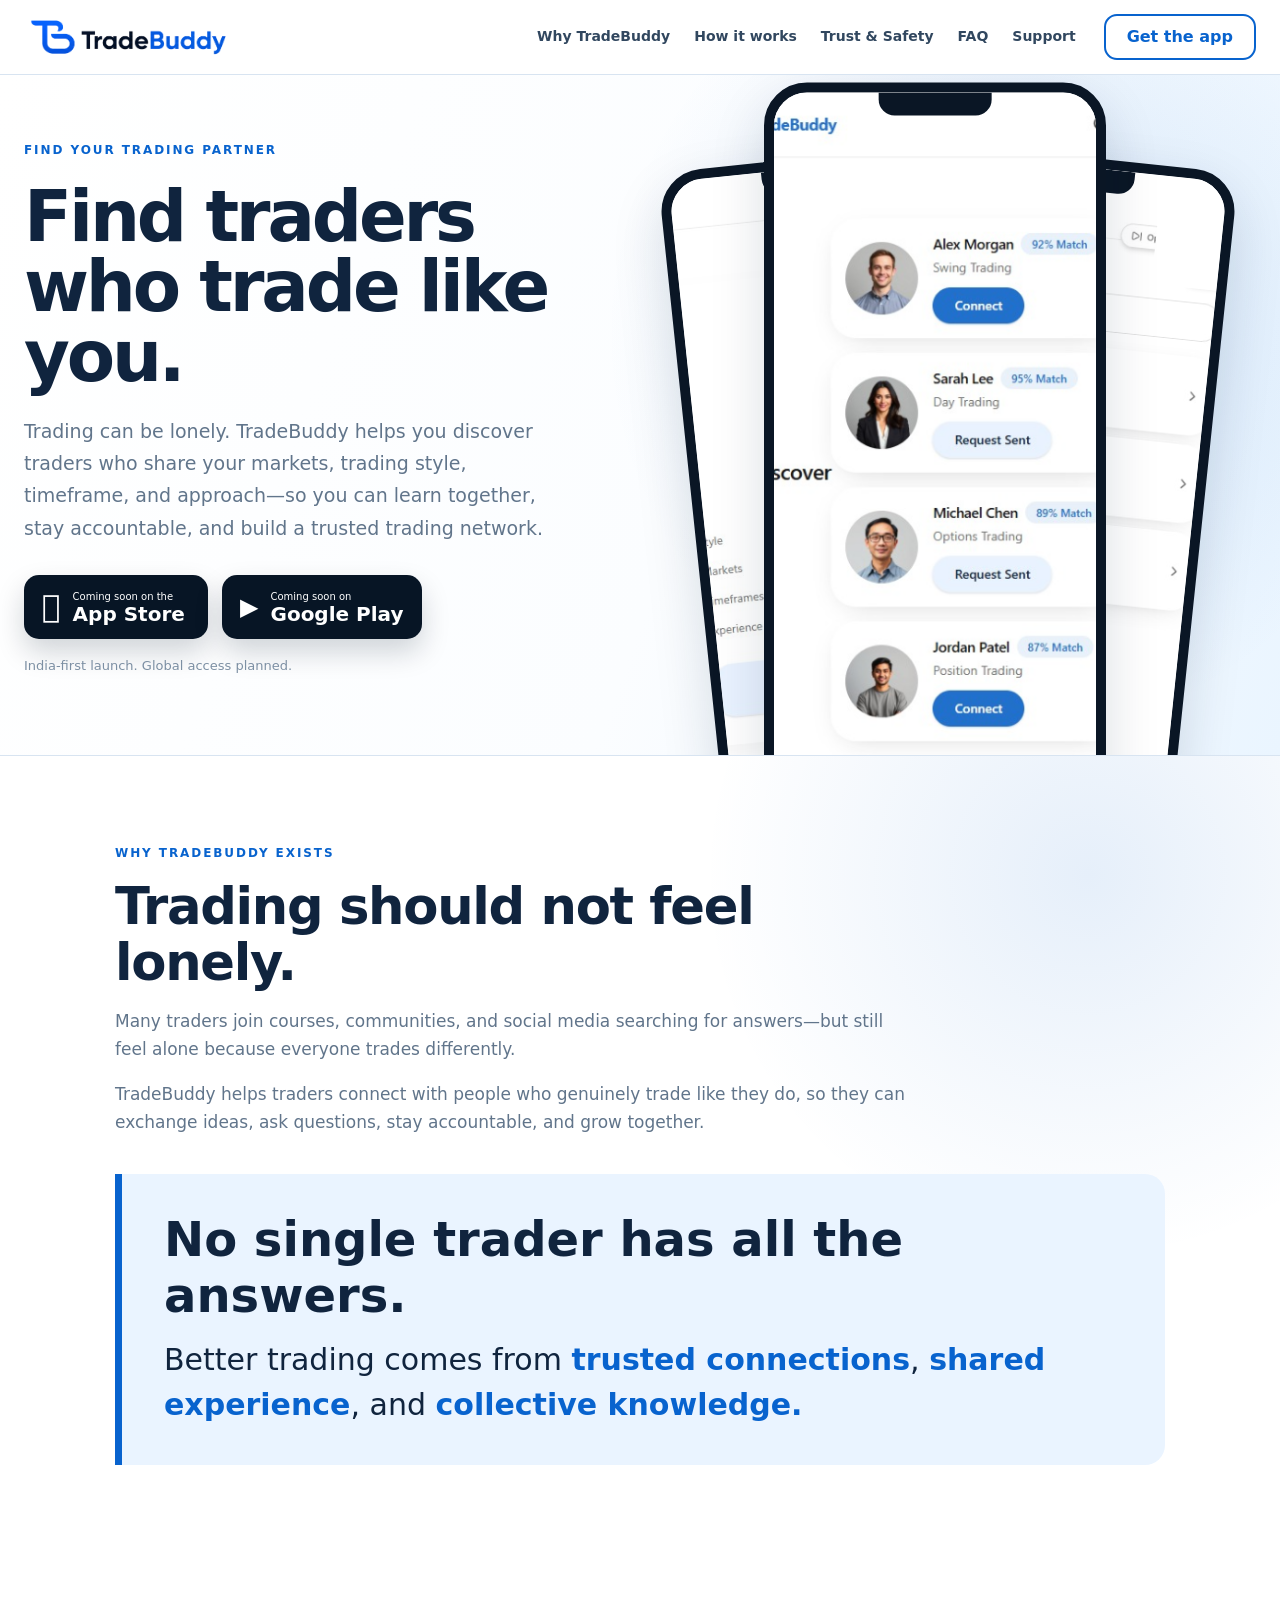
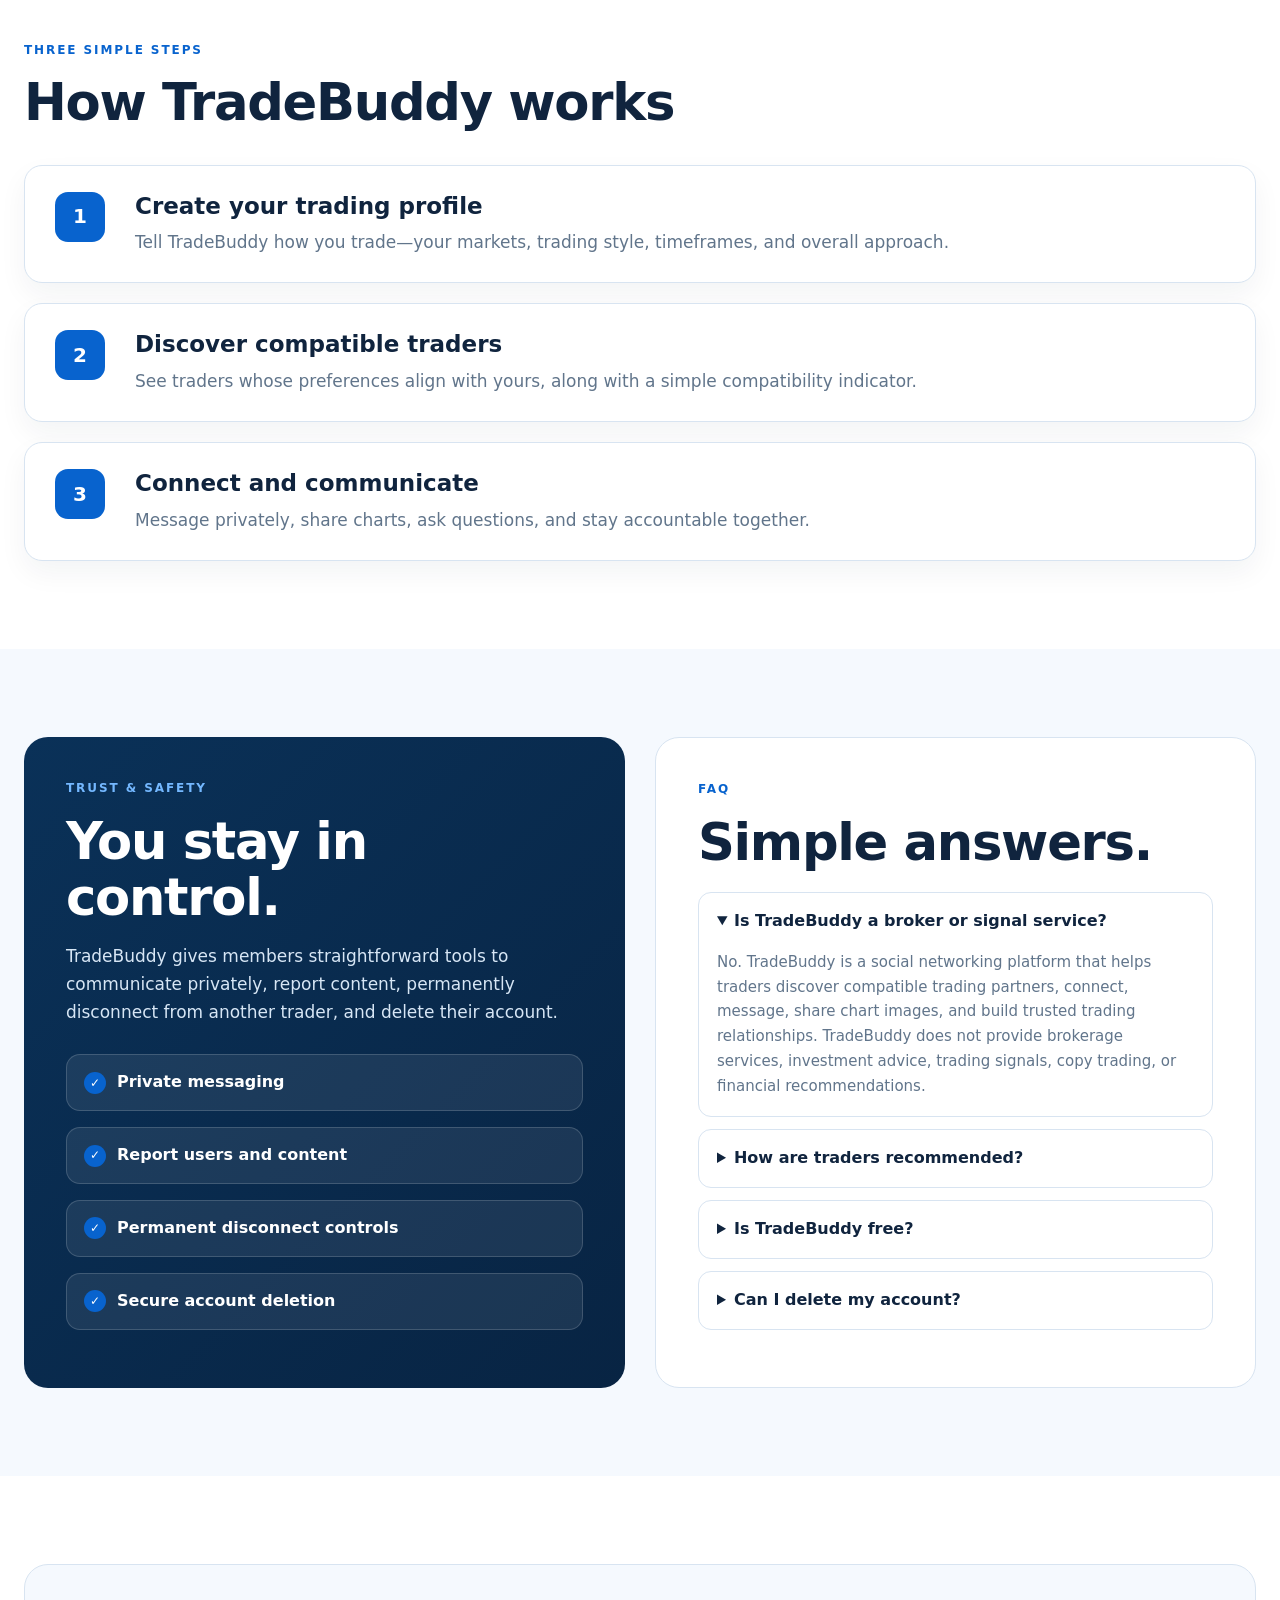
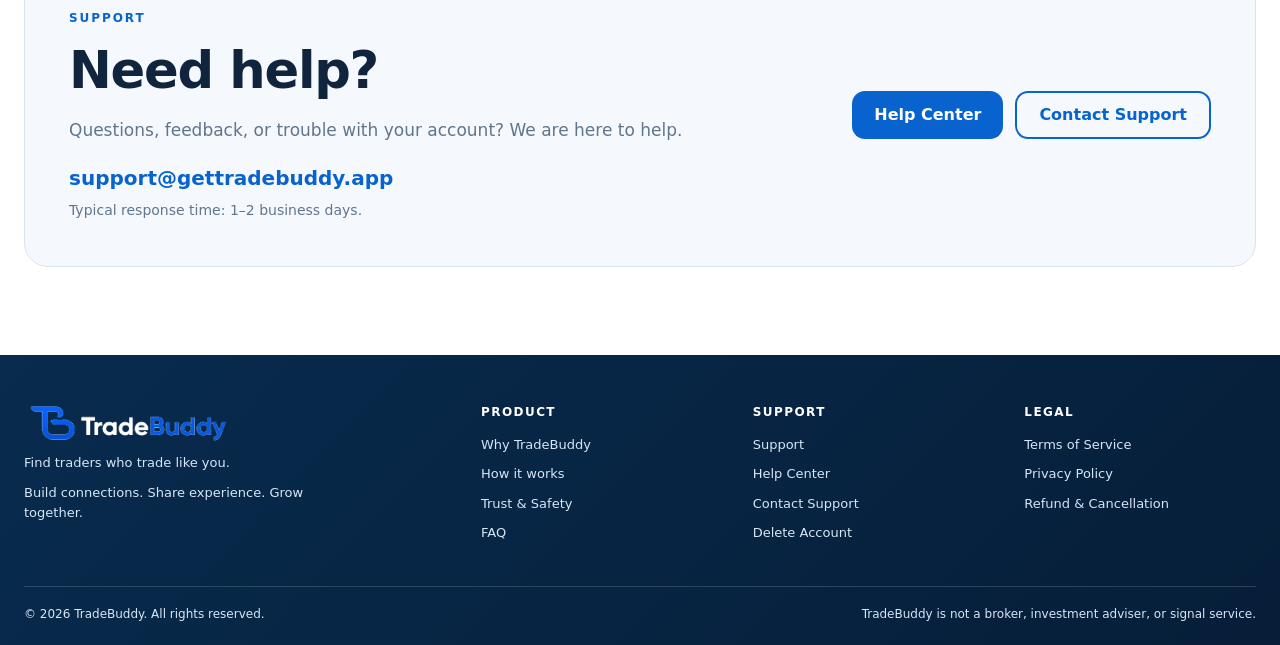
<file: index.html>
<!doctype html>
<html lang="en">
<head>
  <meta charset="utf-8" />
  <meta name="viewport" content="width=device-width, initial-scale=1" />

  <title>TradeBuddy | Find Your Trading Partner</title>

  <meta
    name="description"
    content="TradeBuddy helps traders discover compatible trading partners, connect, message, share charts, and build a trusted trading network."
  />

  <meta property="og:title" content="TradeBuddy | Find Your Trading Partner" />
  <meta
    property="og:description"
    content="Find traders who trade like you. Learn together, stay accountable, and build a trusted trading network."
  />
  <meta property="og:type" content="website" />
  <meta property="og:url" content="https://gettradebuddy.app/" />
  <meta name="theme-color" content="#0863CE" />

  <link rel="icon" href="assets/tradebuddy-icon.png" type="image/png" />
  <link rel="apple-touch-icon" href="assets/tradebuddy-icon.png" />
  <link rel="stylesheet" href="styles.css" />
</head>

<body>
  <header class="site-header">
    <div class="container header-inner">
      <a class="brand" href="#top" aria-label="TradeBuddy home">
        <img src="assets/tradebuddy-wordmark.png" alt="TradeBuddy" />
      </a>

      <nav class="desktop-nav" aria-label="Primary navigation">
        <a href="#story">Why TradeBuddy</a>
        <a href="#how-it-works">How it works</a>
        <a href="#trust">Trust &amp; Safety</a>
        <a href="#faq">FAQ</a>
        <a href="#support">Support</a>
      </nav>

      <a class="button button-outline button-small" href="#download">
        Get the app
      </a>
    </div>
  </header>

  <main id="top">
    <section class="hero">
      <div class="container hero-grid">
        <div class="hero-copy">
          <span class="eyebrow">Find Your Trading Partner</span>

          <h1>Find traders who trade like you.</h1>

          <p class="hero-lead">
            Trading can be lonely. TradeBuddy helps you discover traders who share
            your markets, trading style, timeframe, and approach—so you can learn
            together, stay accountable, and build a trusted trading network.
          </p>

          <div class="store-row" id="download">
            <a class="store-badge disabled" href="#" aria-disabled="true">
              <span class="store-symbol"></span>
              <span>
                <small>Coming soon on the</small>
                <strong>App Store</strong>
              </span>
            </a>

            <a class="store-badge disabled" href="#" aria-disabled="true">
              <span class="store-symbol play">▶</span>
              <span>
                <small>Coming soon on</small>
                <strong>Google Play</strong>
              </span>
            </a>
          </div>

          <p class="microcopy">India-first launch. Global access planned.</p>
        </div>

        <div class="phones" aria-label="TradeBuddy app screens">
          <div class="phone phone-left" aria-hidden="true">
            <div class="phone-frame">
              <div class="phone-notch"></div>
              <img src="assets/profile.png" alt="" />
            </div>
          </div>

          <div class="phone phone-main">
            <div class="phone-frame">
              <div class="phone-notch"></div>
              <img
                src="assets/discover.png"
                alt="TradeBuddy Discover screen showing compatible traders and match percentages"
              />
            </div>
          </div>

          <div class="phone phone-right" aria-hidden="true">
            <div class="phone-frame">
              <div class="phone-notch"></div>
              <img src="assets/network.png" alt="" />
            </div>
          </div>
        </div>
      </div>
    </section>

    <section class="section story-section" id="story">
      <div class="container story-wrap">
        <div class="story-heading">
          <span class="eyebrow">Why TradeBuddy Exists</span>
          <h2>Trading should not feel lonely.</h2>

          <p>
            Many traders join courses, communities, and social media searching for
            answers—but still feel alone because everyone trades differently.
          </p>

          <p>
            TradeBuddy helps traders connect with people who genuinely trade like they do,
            so they can exchange ideas, ask questions, stay accountable, and grow together.
          </p>
        </div>

        <div class="mission-box">
          <h3>No single trader has all the answers.</h3>
          <p>
            Better trading comes from <strong>trusted connections</strong>,
            <strong>shared experience</strong>, and
            <strong>collective knowledge.</strong>
          </p>
        </div>
      </div>
    </section>

    <section class="section section-light" id="how-it-works">
      <div class="container">
        <div class="section-heading">
          <span class="eyebrow">Three Simple Steps</span>
          <h2>How TradeBuddy works</h2>
        </div>

        <div class="steps-list">
          <article class="step-row">
            <span class="step-number">1</span>
            <div>
              <h3>Create your trading profile</h3>
              <p>
                Tell TradeBuddy how you trade—your markets, trading style,
                timeframes, and overall approach.
              </p>
            </div>
          </article>

          <article class="step-row">
            <span class="step-number">2</span>
            <div>
              <h3>Discover compatible traders</h3>
              <p>
                See traders whose preferences align with yours, along with a
                simple compatibility indicator.
              </p>
            </div>
          </article>

          <article class="step-row">
            <span class="step-number">3</span>
            <div>
              <h3>Connect and communicate</h3>
              <p>
                Message privately, share charts, ask questions, and stay accountable together.
              </p>
            </div>
          </article>
        </div>
      </div>
    </section>

    <section class="section section-muted">
      <div class="container split-grid">
        <section class="trust-card" id="trust">
          <span class="eyebrow light">Trust &amp; Safety</span>
          <h2>You stay in control.</h2>

          <p>
            TradeBuddy gives members straightforward tools to communicate privately,
            report content, permanently disconnect from another trader, and delete their account.
          </p>

          <ul class="trust-list">
            <li>Private messaging</li>
            <li>Report users and content</li>
            <li>Permanent disconnect controls</li>
            <li>Secure account deletion</li>
          </ul>
        </section>

        <section class="faq-card" id="faq">
          <span class="eyebrow">FAQ</span>
          <h2>Simple answers.</h2>

          <div class="faq-list">
            <details open>
              <summary>Is TradeBuddy a broker or signal service?</summary>
              <p>
                No. TradeBuddy is a social networking platform that helps traders
                discover compatible trading partners, connect, message, share chart
                images, and build trusted trading relationships. TradeBuddy does not
                provide brokerage services, investment advice, trading signals,
                copy trading, or financial recommendations.
              </p>
            </details>

            <details>
              <summary>How are traders recommended?</summary>
              <p>
                TradeBuddy uses the profile information and trading preferences you
                choose to provide to recommend potentially relevant traders.
                Recommendations do not guarantee compatibility or results.
              </p>
            </details>

            <details>
              <summary>Is TradeBuddy free?</summary>
              <p>
                TradeBuddy offers a free membership. Premium features may be introduced
                in future updates.
              </p>
            </details>

            <details>
              <summary>Can I delete my account?</summary>
              <p>
                Yes. You can permanently delete your account from Settings or use the
                public account-deletion page if you cannot access the app.
              </p>
            </details>
          </div>
        </section>
      </div>
    </section>

    <section class="section support-section" id="support">
      <div class="container support-card">
        <div>
          <span class="eyebrow">Support</span>
          <h2>Need help?</h2>
          <p>
            Questions, feedback, or trouble with your account? We are here to help.
          </p>
          <p class="support-email">
            <a href="mailto:support@gettradebuddy.app">support@gettradebuddy.app</a>
          </p>
          <p class="support-note">Typical response time: 1–2 business days.</p>
        </div>

        <div class="support-actions">
          <a class="button button-primary" href="help.html">Help Center</a>
          <a class="button button-outline" href="contact.html">Contact Support</a>
        </div>
      </div>
    </section>
  </main>

  <footer class="site-footer">
    <div class="container footer-grid">
      <div class="footer-brand">
        <img src="assets/tradebuddy-wordmark-white.png" alt="TradeBuddy" />
        <p>Find traders who trade like you.</p>
        <p>Build connections. Share experience. Grow together.</p>
      </div>

      <div>
        <h3>Product</h3>
        <a href="#story">Why TradeBuddy</a>
        <a href="#how-it-works">How it works</a>
        <a href="#trust">Trust &amp; Safety</a>
        <a href="#faq">FAQ</a>
      </div>

      <div>
        <h3>Support</h3>
        <a href="#support">Support</a>
        <a href="help.html">Help Center</a>
        <a href="contact.html">Contact Support</a>
        <a href="delete-account.html">Delete Account</a>
      </div>

      <div>
        <h3>Legal</h3>
        <a href="terms.html">Terms of Service</a>
        <a href="privacy.html">Privacy Policy</a>
        <a href="refund.html">Refund &amp; Cancellation</a>
      </div>
    </div>

    <div class="container footer-bottom">
      <span>© 2026 TradeBuddy. All rights reserved.</span>
      <span>TradeBuddy is not a broker, investment adviser, or signal service.</span>
    </div>
  </footer>

  <script src="script.js"></script>
</body>
</html>
</file>
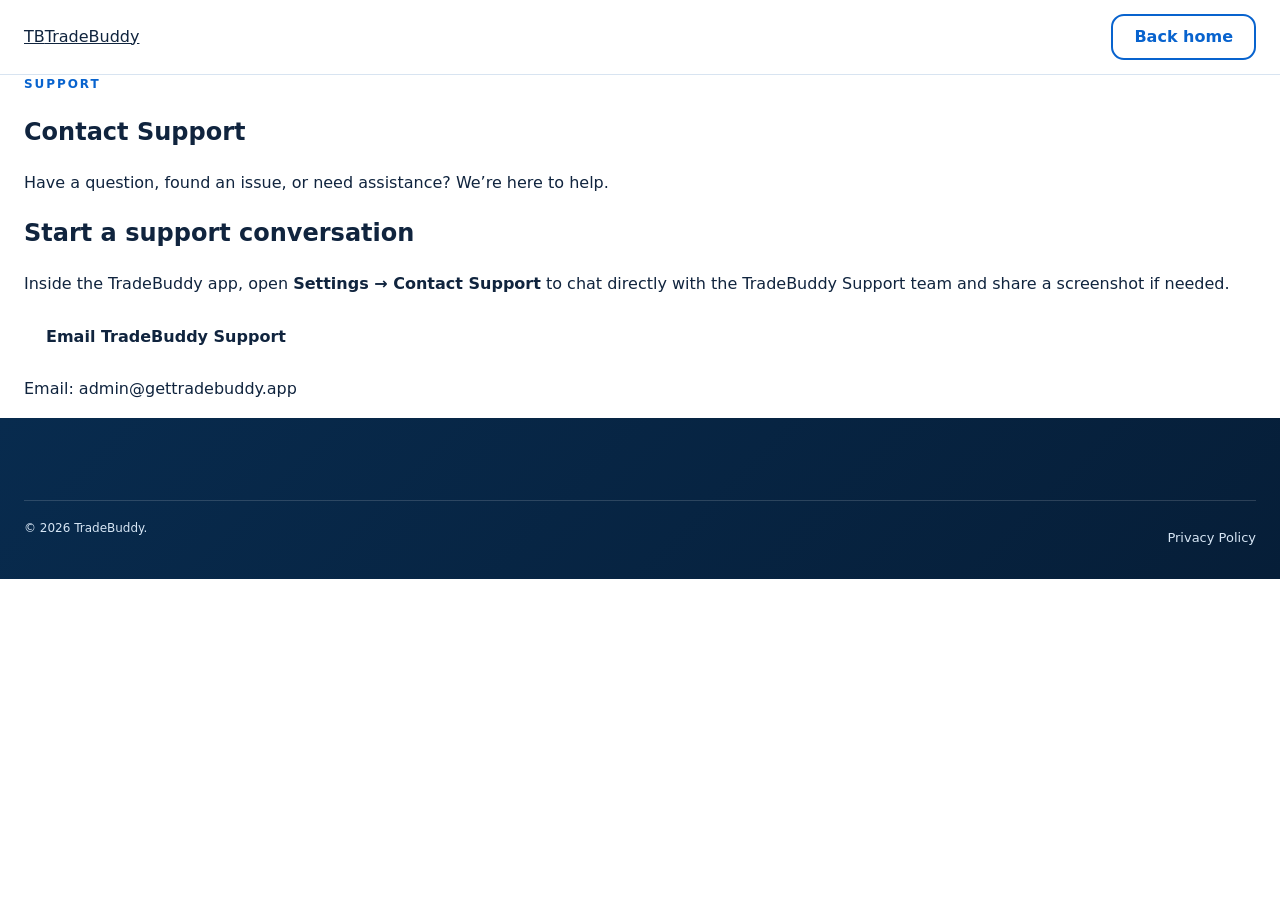
<file: contact.html>
<!doctype html><html lang="en"><head><meta charset="utf-8"><meta name="viewport" content="width=device-width,initial-scale=1"><title>Contact TradeBuddy Support</title><link rel="icon" href="assets/favicon.svg" type="image/svg+xml"><link rel="stylesheet" href="styles.css"></head><body>
<header class="site-header"><div class="container header-inner"><a class="brand" href="index.html"><span class="brand-mark">TB</span><span class="brand-name">TradeBuddy</span></a><a class="button button-small button-outline" href="index.html">Back home</a></div></header>
<main><section class="page-hero"><div class="container"><span class="eyebrow">Support</span><h1>Contact Support</h1><p>Have a question, found an issue, or need assistance? We’re here to help.</p></div></section><section class="content-page"><div class="container"><div class="contact-card"><h2>Start a support conversation</h2><p>Inside the TradeBuddy app, open <strong>Settings → Contact Support</strong> to chat directly with the TradeBuddy Support team and share a screenshot if needed.</p><a class="button" href="mailto:admin@gettradebuddy.app?subject=TradeBuddy%20Support">Email TradeBuddy Support</a><p class="status-message">Email: admin@gettradebuddy.app</p></div></div></section></main>
<footer class="site-footer"><div class="container footer-bottom"><span>© 2026 TradeBuddy.</span><a href="privacy.html">Privacy Policy</a></div></footer></body></html>
</file>
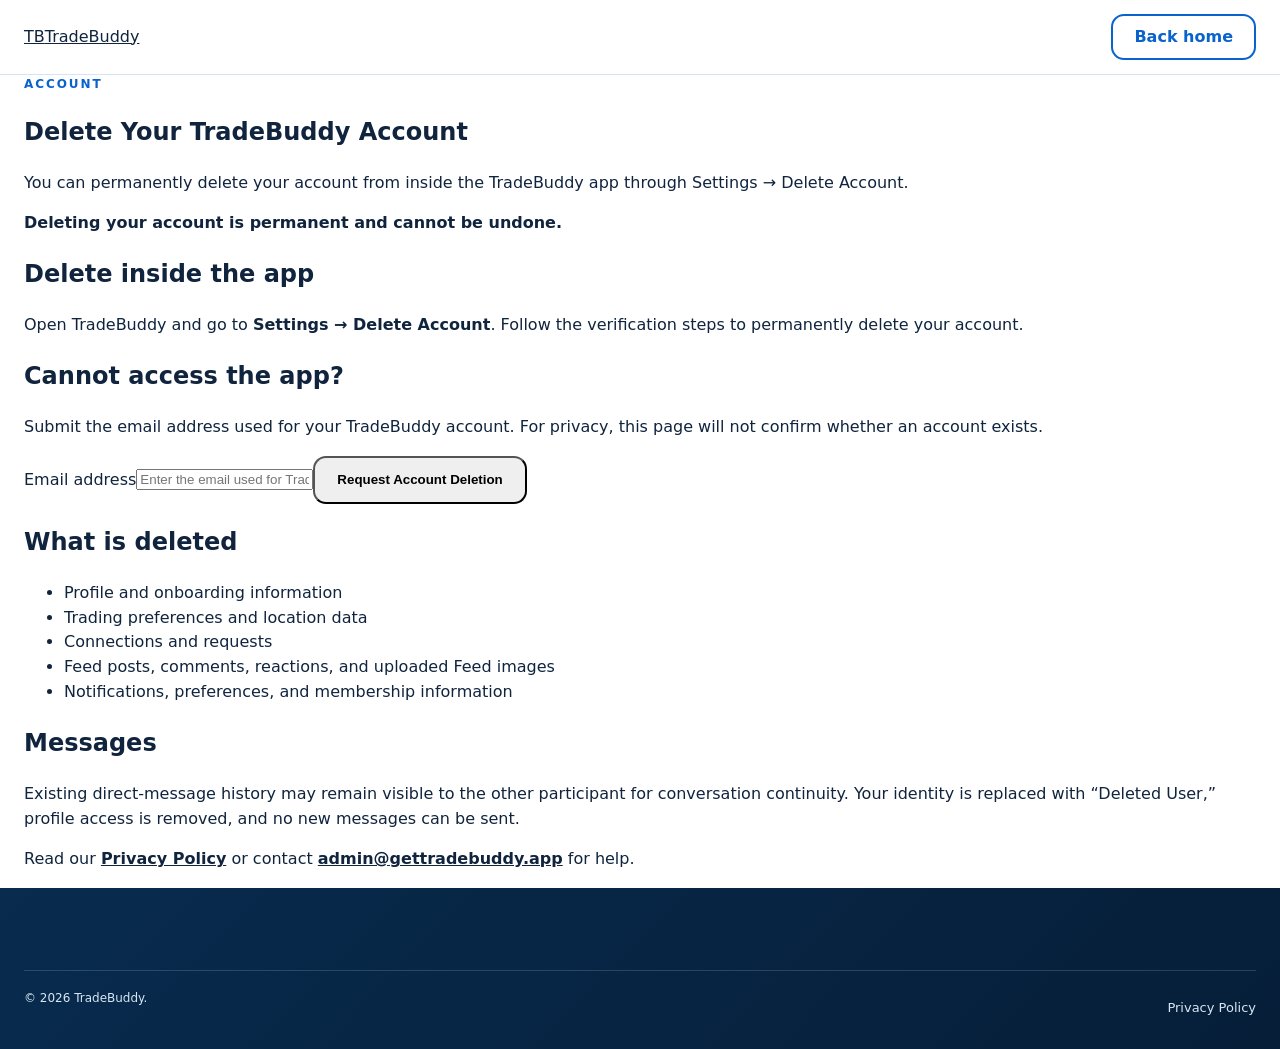
<file: delete-account.html>
<!doctype html><html lang="en"><head><meta charset="utf-8"><meta name="viewport" content="width=device-width,initial-scale=1"><title>Delete Your TradeBuddy Account</title><link rel="icon" href="assets/favicon.svg" type="image/svg+xml"><link rel="stylesheet" href="styles.css"></head><body>
<header class="site-header"><div class="container header-inner"><a class="brand" href="index.html"><span class="brand-mark">TB</span><span class="brand-name">TradeBuddy</span></a><a class="button button-small button-outline" href="index.html">Back home</a></div></header>
<main><section class="page-hero"><div class="container"><span class="eyebrow">Account</span><h1>Delete Your TradeBuddy Account</h1><p>You can permanently delete your account from inside the TradeBuddy app through Settings → Delete Account.</p></div></section><section class="content-page"><div class="container content-shell">
<div class="notice"><strong>Deleting your account is permanent and cannot be undone.</strong></div>
<h2>Delete inside the app</h2><p>Open TradeBuddy and go to <strong>Settings → Delete Account</strong>. Follow the verification steps to permanently delete your account.</p>
<h2>Cannot access the app?</h2><p>Submit the email address used for your TradeBuddy account. For privacy, this page will not confirm whether an account exists.</p>
<form class="delete-form" data-delete-form><label for="delete-email">Email address</label><input id="delete-email" type="email" placeholder="Enter the email used for TradeBuddy" required><button class="button" type="submit">Request Account Deletion</button></form><p class="status-message" data-delete-status></p>
<h2>What is deleted</h2><ul><li>Profile and onboarding information</li><li>Trading preferences and location data</li><li>Connections and requests</li><li>Feed posts, comments, reactions, and uploaded Feed images</li><li>Notifications, preferences, and membership information</li></ul>
<h2>Messages</h2><p>Existing direct-message history may remain visible to the other participant for conversation continuity. Your identity is replaced with “Deleted User,” profile access is removed, and no new messages can be sent.</p>
<p>Read our <a href="privacy.html"><strong>Privacy Policy</strong></a> or contact <a href="mailto:admin@gettradebuddy.app"><strong>admin@gettradebuddy.app</strong></a> for help.</p>
</div></section></main><footer class="site-footer"><div class="container footer-bottom"><span>© 2026 TradeBuddy.</span><a href="privacy.html">Privacy Policy</a></div></footer><script src="script.js"></script></body></html>
</file>
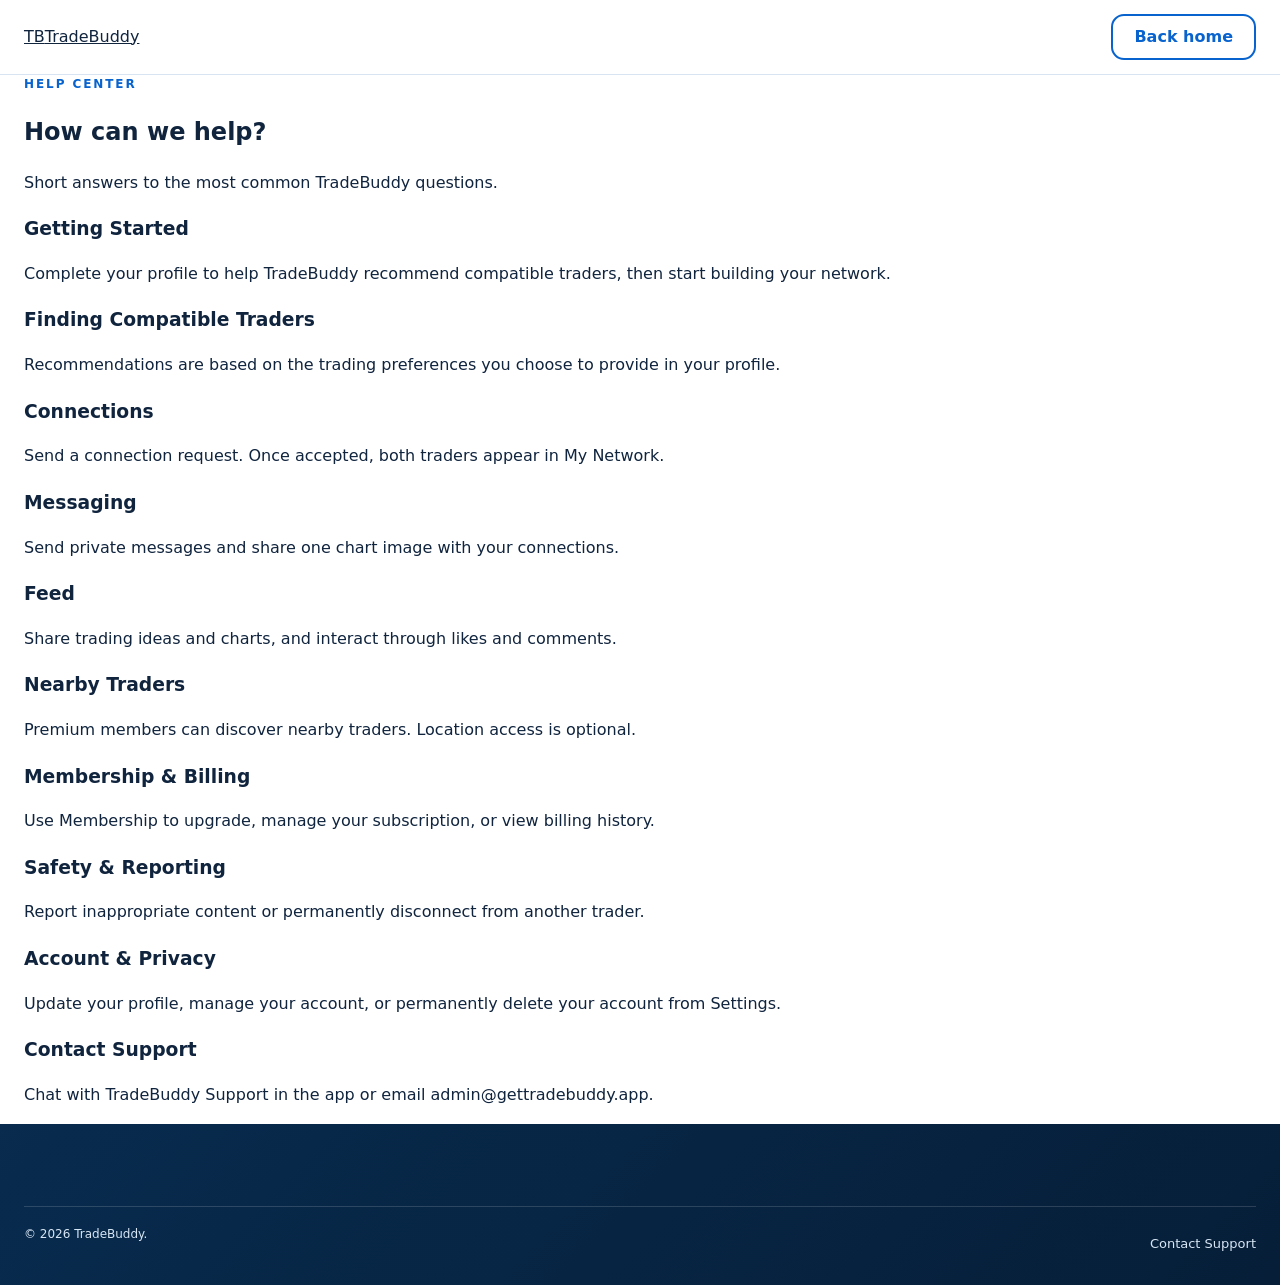
<file: help.html>
<!doctype html><html lang="en"><head><meta charset="utf-8"><meta name="viewport" content="width=device-width,initial-scale=1"><title>TradeBuddy Help Center</title><link rel="icon" href="assets/favicon.svg" type="image/svg+xml"><link rel="stylesheet" href="styles.css"></head><body>
<header class="site-header"><div class="container header-inner"><a class="brand" href="index.html"><span class="brand-mark">TB</span><span class="brand-name">TradeBuddy</span></a><a class="button button-small button-outline" href="index.html">Back home</a></div></header>
<main><section class="page-hero"><div class="container"><span class="eyebrow">Help Center</span><h1>How can we help?</h1><p>Short answers to the most common TradeBuddy questions.</p></div></section><section class="content-page"><div class="container content-shell"><div class="help-grid">
<div class="help-item"><h3>Getting Started</h3><p>Complete your profile to help TradeBuddy recommend compatible traders, then start building your network.</p></div>
<div class="help-item"><h3>Finding Compatible Traders</h3><p>Recommendations are based on the trading preferences you choose to provide in your profile.</p></div>
<div class="help-item"><h3>Connections</h3><p>Send a connection request. Once accepted, both traders appear in My Network.</p></div>
<div class="help-item"><h3>Messaging</h3><p>Send private messages and share one chart image with your connections.</p></div>
<div class="help-item"><h3>Feed</h3><p>Share trading ideas and charts, and interact through likes and comments.</p></div>
<div class="help-item"><h3>Nearby Traders</h3><p>Premium members can discover nearby traders. Location access is optional.</p></div>
<div class="help-item"><h3>Membership & Billing</h3><p>Use Membership to upgrade, manage your subscription, or view billing history.</p></div>
<div class="help-item"><h3>Safety & Reporting</h3><p>Report inappropriate content or permanently disconnect from another trader.</p></div>
<div class="help-item"><h3>Account & Privacy</h3><p>Update your profile, manage your account, or permanently delete your account from Settings.</p></div>
<div class="help-item"><h3>Contact Support</h3><p>Chat with TradeBuddy Support in the app or email admin@gettradebuddy.app.</p></div>
</div></div></section></main>
<footer class="site-footer"><div class="container footer-bottom"><span>© 2026 TradeBuddy.</span><a href="contact.html">Contact Support</a></div></footer></body></html>
</file>
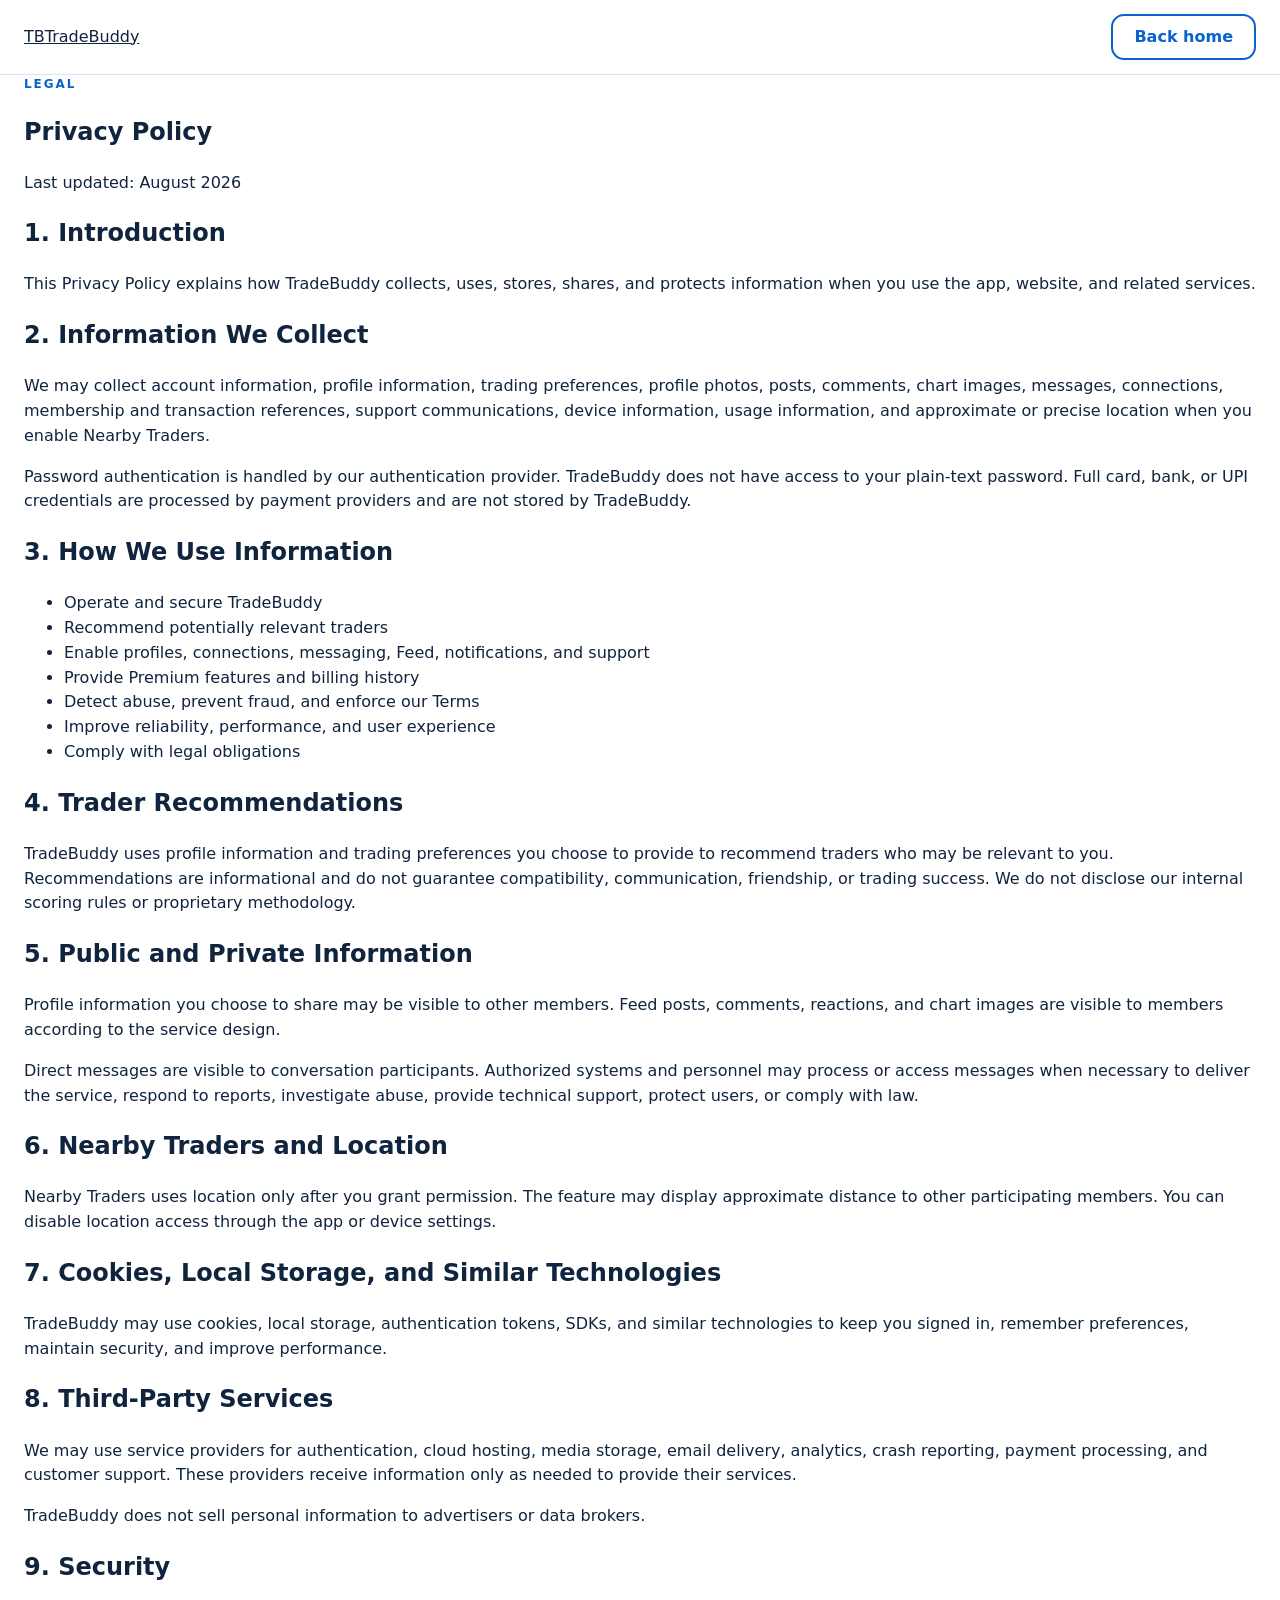
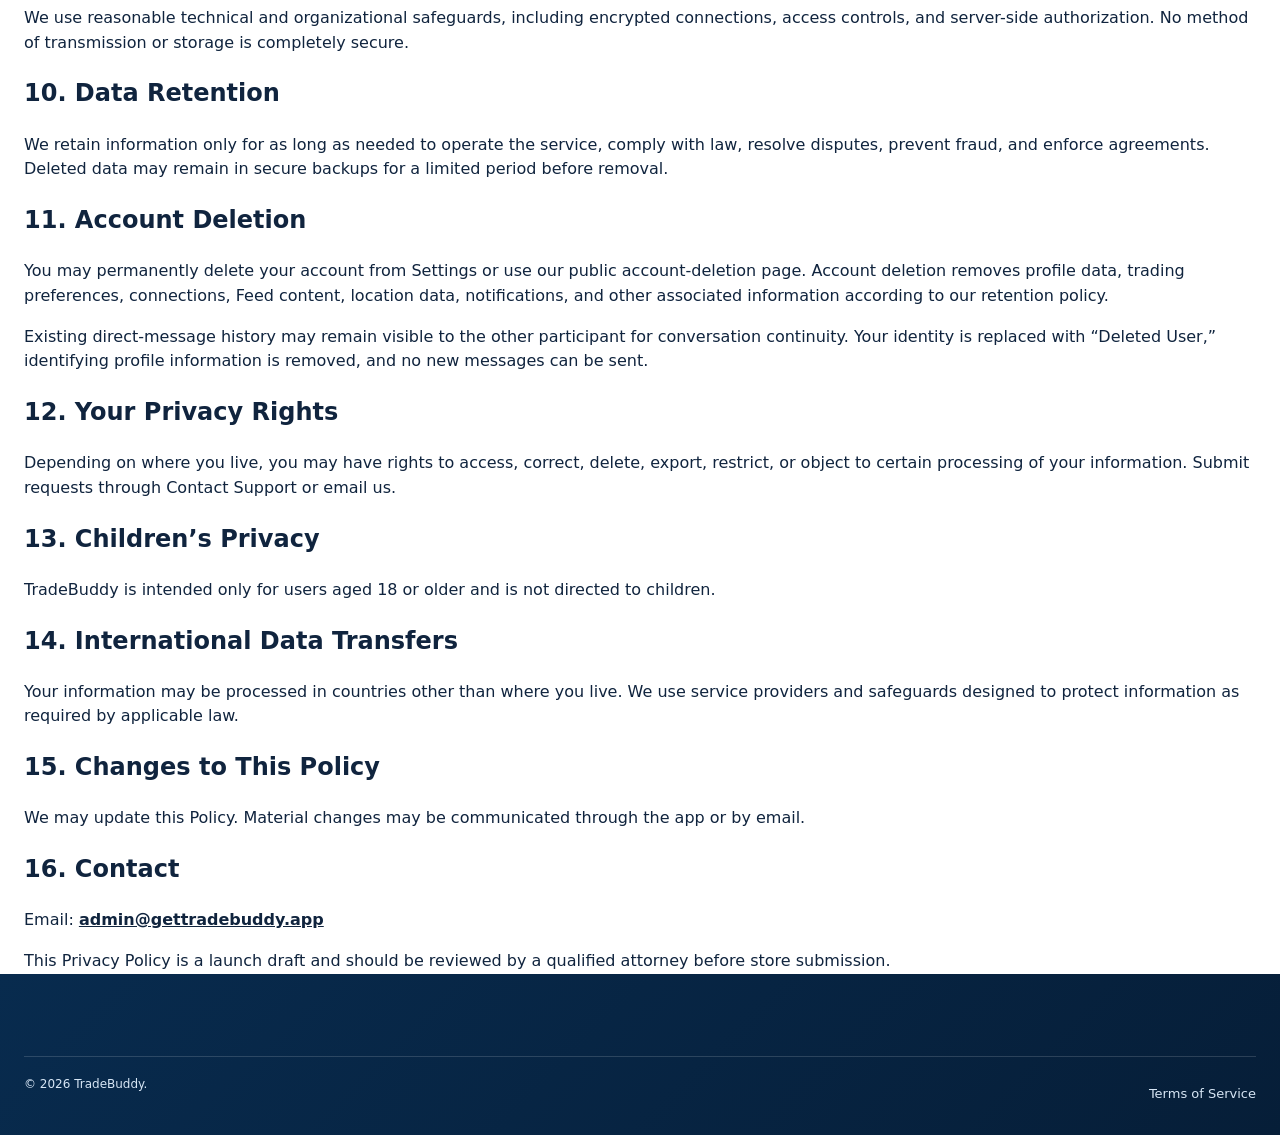
<file: privacy.html>
<!doctype html><html lang="en"><head><meta charset="utf-8"><meta name="viewport" content="width=device-width,initial-scale=1"><title>Privacy Policy — TradeBuddy</title><link rel="icon" href="assets/favicon.svg" type="image/svg+xml"><link rel="stylesheet" href="styles.css"></head><body>
<header class="site-header"><div class="container header-inner"><a class="brand" href="index.html"><span class="brand-mark">TB</span><span class="brand-name">TradeBuddy</span></a><a class="button button-small button-outline" href="index.html">Back home</a></div></header>
<main><section class="page-hero"><div class="container"><span class="eyebrow">Legal</span><h1>Privacy Policy</h1><p>Last updated: August 2026</p></div></section><section class="content-page"><div class="container content-shell">
<h2>1. Introduction</h2><p>This Privacy Policy explains how TradeBuddy collects, uses, stores, shares, and protects information when you use the app, website, and related services.</p>
<h2>2. Information We Collect</h2><p>We may collect account information, profile information, trading preferences, profile photos, posts, comments, chart images, messages, connections, membership and transaction references, support communications, device information, usage information, and approximate or precise location when you enable Nearby Traders.</p><p>Password authentication is handled by our authentication provider. TradeBuddy does not have access to your plain-text password. Full card, bank, or UPI credentials are processed by payment providers and are not stored by TradeBuddy.</p>
<h2>3. How We Use Information</h2><ul><li>Operate and secure TradeBuddy</li><li>Recommend potentially relevant traders</li><li>Enable profiles, connections, messaging, Feed, notifications, and support</li><li>Provide Premium features and billing history</li><li>Detect abuse, prevent fraud, and enforce our Terms</li><li>Improve reliability, performance, and user experience</li><li>Comply with legal obligations</li></ul>
<h2>4. Trader Recommendations</h2><p>TradeBuddy uses profile information and trading preferences you choose to provide to recommend traders who may be relevant to you. Recommendations are informational and do not guarantee compatibility, communication, friendship, or trading success. We do not disclose our internal scoring rules or proprietary methodology.</p>
<h2>5. Public and Private Information</h2><p>Profile information you choose to share may be visible to other members. Feed posts, comments, reactions, and chart images are visible to members according to the service design.</p><p>Direct messages are visible to conversation participants. Authorized systems and personnel may process or access messages when necessary to deliver the service, respond to reports, investigate abuse, provide technical support, protect users, or comply with law.</p>
<h2>6. Nearby Traders and Location</h2><p>Nearby Traders uses location only after you grant permission. The feature may display approximate distance to other participating members. You can disable location access through the app or device settings.</p>
<h2>7. Cookies, Local Storage, and Similar Technologies</h2><p>TradeBuddy may use cookies, local storage, authentication tokens, SDKs, and similar technologies to keep you signed in, remember preferences, maintain security, and improve performance.</p>
<h2>8. Third-Party Services</h2><p>We may use service providers for authentication, cloud hosting, media storage, email delivery, analytics, crash reporting, payment processing, and customer support. These providers receive information only as needed to provide their services.</p><p>TradeBuddy does not sell personal information to advertisers or data brokers.</p>
<h2>9. Security</h2><p>We use reasonable technical and organizational safeguards, including encrypted connections, access controls, and server-side authorization. No method of transmission or storage is completely secure.</p>
<h2>10. Data Retention</h2><p>We retain information only for as long as needed to operate the service, comply with law, resolve disputes, prevent fraud, and enforce agreements. Deleted data may remain in secure backups for a limited period before removal.</p>
<h2>11. Account Deletion</h2><p>You may permanently delete your account from Settings or use our public account-deletion page. Account deletion removes profile data, trading preferences, connections, Feed content, location data, notifications, and other associated information according to our retention policy.</p><p>Existing direct-message history may remain visible to the other participant for conversation continuity. Your identity is replaced with “Deleted User,” identifying profile information is removed, and no new messages can be sent.</p>
<h2>12. Your Privacy Rights</h2><p>Depending on where you live, you may have rights to access, correct, delete, export, restrict, or object to certain processing of your information. Submit requests through Contact Support or email us.</p>
<h2>13. Children’s Privacy</h2><p>TradeBuddy is intended only for users aged 18 or older and is not directed to children.</p>
<h2>14. International Data Transfers</h2><p>Your information may be processed in countries other than where you live. We use service providers and safeguards designed to protect information as required by applicable law.</p>
<h2>15. Changes to This Policy</h2><p>We may update this Policy. Material changes may be communicated through the app or by email.</p>
<h2>16. Contact</h2><p>Email: <a href="mailto:admin@gettradebuddy.app"><strong>admin@gettradebuddy.app</strong></a></p>
<div class="notice">This Privacy Policy is a launch draft and should be reviewed by a qualified attorney before store submission.</div>
</div></section></main><footer class="site-footer"><div class="container footer-bottom"><span>© 2026 TradeBuddy.</span><a href="terms.html">Terms of Service</a></div></footer></body></html>
</file>
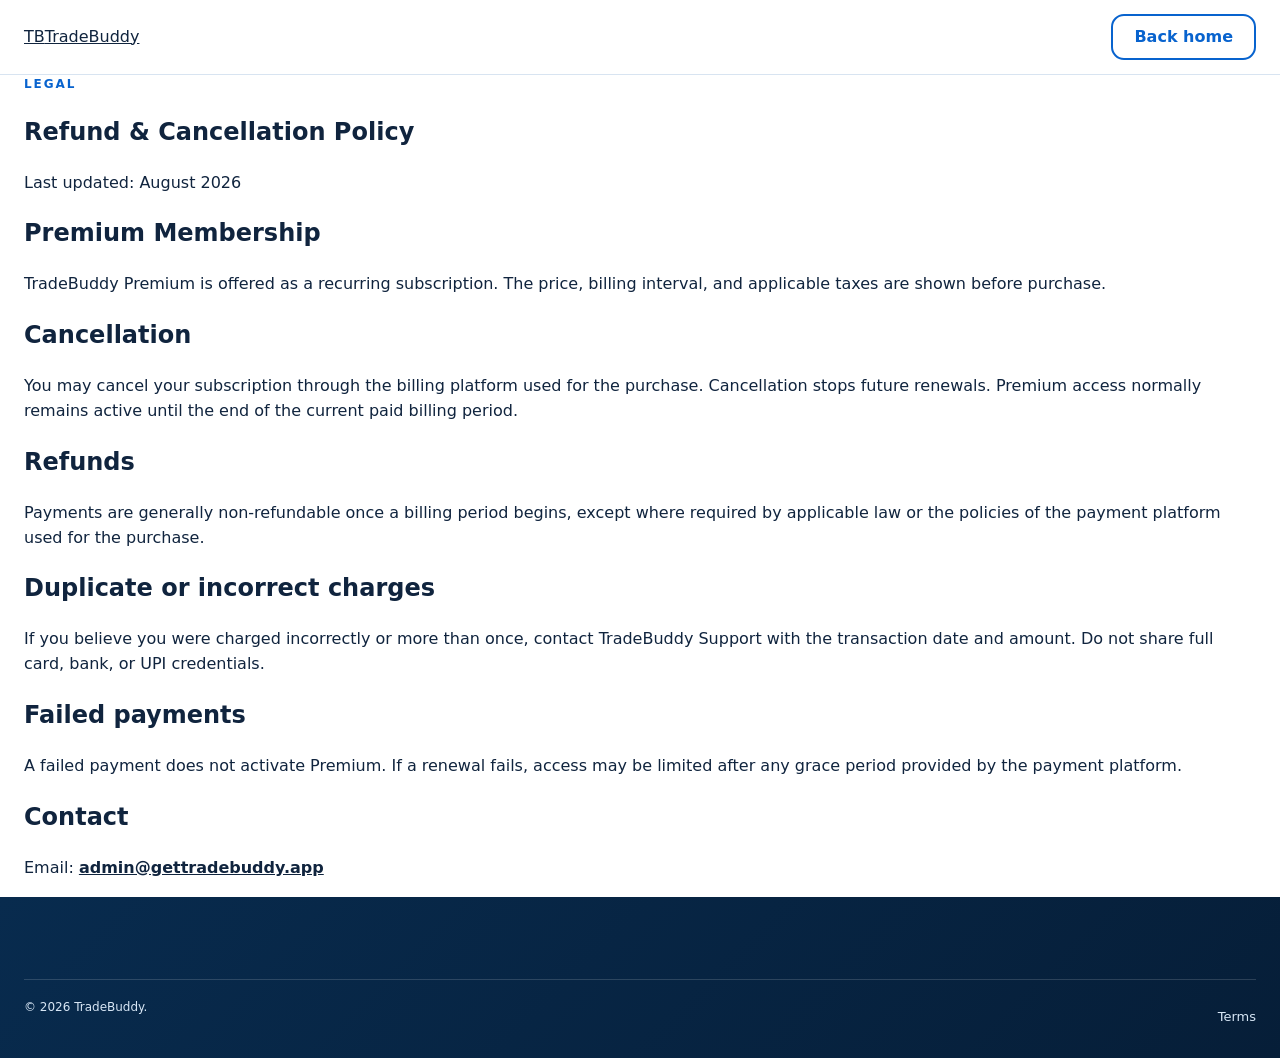
<file: refund.html>
<!doctype html><html lang="en"><head><meta charset="utf-8"><meta name="viewport" content="width=device-width,initial-scale=1"><title>Refund & Cancellation Policy — TradeBuddy</title><link rel="icon" href="assets/favicon.svg" type="image/svg+xml"><link rel="stylesheet" href="styles.css"></head><body>
<header class="site-header"><div class="container header-inner"><a class="brand" href="index.html"><span class="brand-mark">TB</span><span class="brand-name">TradeBuddy</span></a><a class="button button-small button-outline" href="index.html">Back home</a></div></header>
<main><section class="page-hero"><div class="container"><span class="eyebrow">Legal</span><h1>Refund & Cancellation Policy</h1><p>Last updated: August 2026</p></div></section><section class="content-page"><div class="container content-shell">
<h2>Premium Membership</h2><p>TradeBuddy Premium is offered as a recurring subscription. The price, billing interval, and applicable taxes are shown before purchase.</p>
<h2>Cancellation</h2><p>You may cancel your subscription through the billing platform used for the purchase. Cancellation stops future renewals. Premium access normally remains active until the end of the current paid billing period.</p>
<h2>Refunds</h2><p>Payments are generally non-refundable once a billing period begins, except where required by applicable law or the policies of the payment platform used for the purchase.</p>
<h2>Duplicate or incorrect charges</h2><p>If you believe you were charged incorrectly or more than once, contact TradeBuddy Support with the transaction date and amount. Do not share full card, bank, or UPI credentials.</p>
<h2>Failed payments</h2><p>A failed payment does not activate Premium. If a renewal fails, access may be limited after any grace period provided by the payment platform.</p>
<h2>Contact</h2><p>Email: <a href="mailto:admin@gettradebuddy.app"><strong>admin@gettradebuddy.app</strong></a></p>
</div></section></main><footer class="site-footer"><div class="container footer-bottom"><span>© 2026 TradeBuddy.</span><a href="terms.html">Terms</a></div></footer></body></html>
</file>
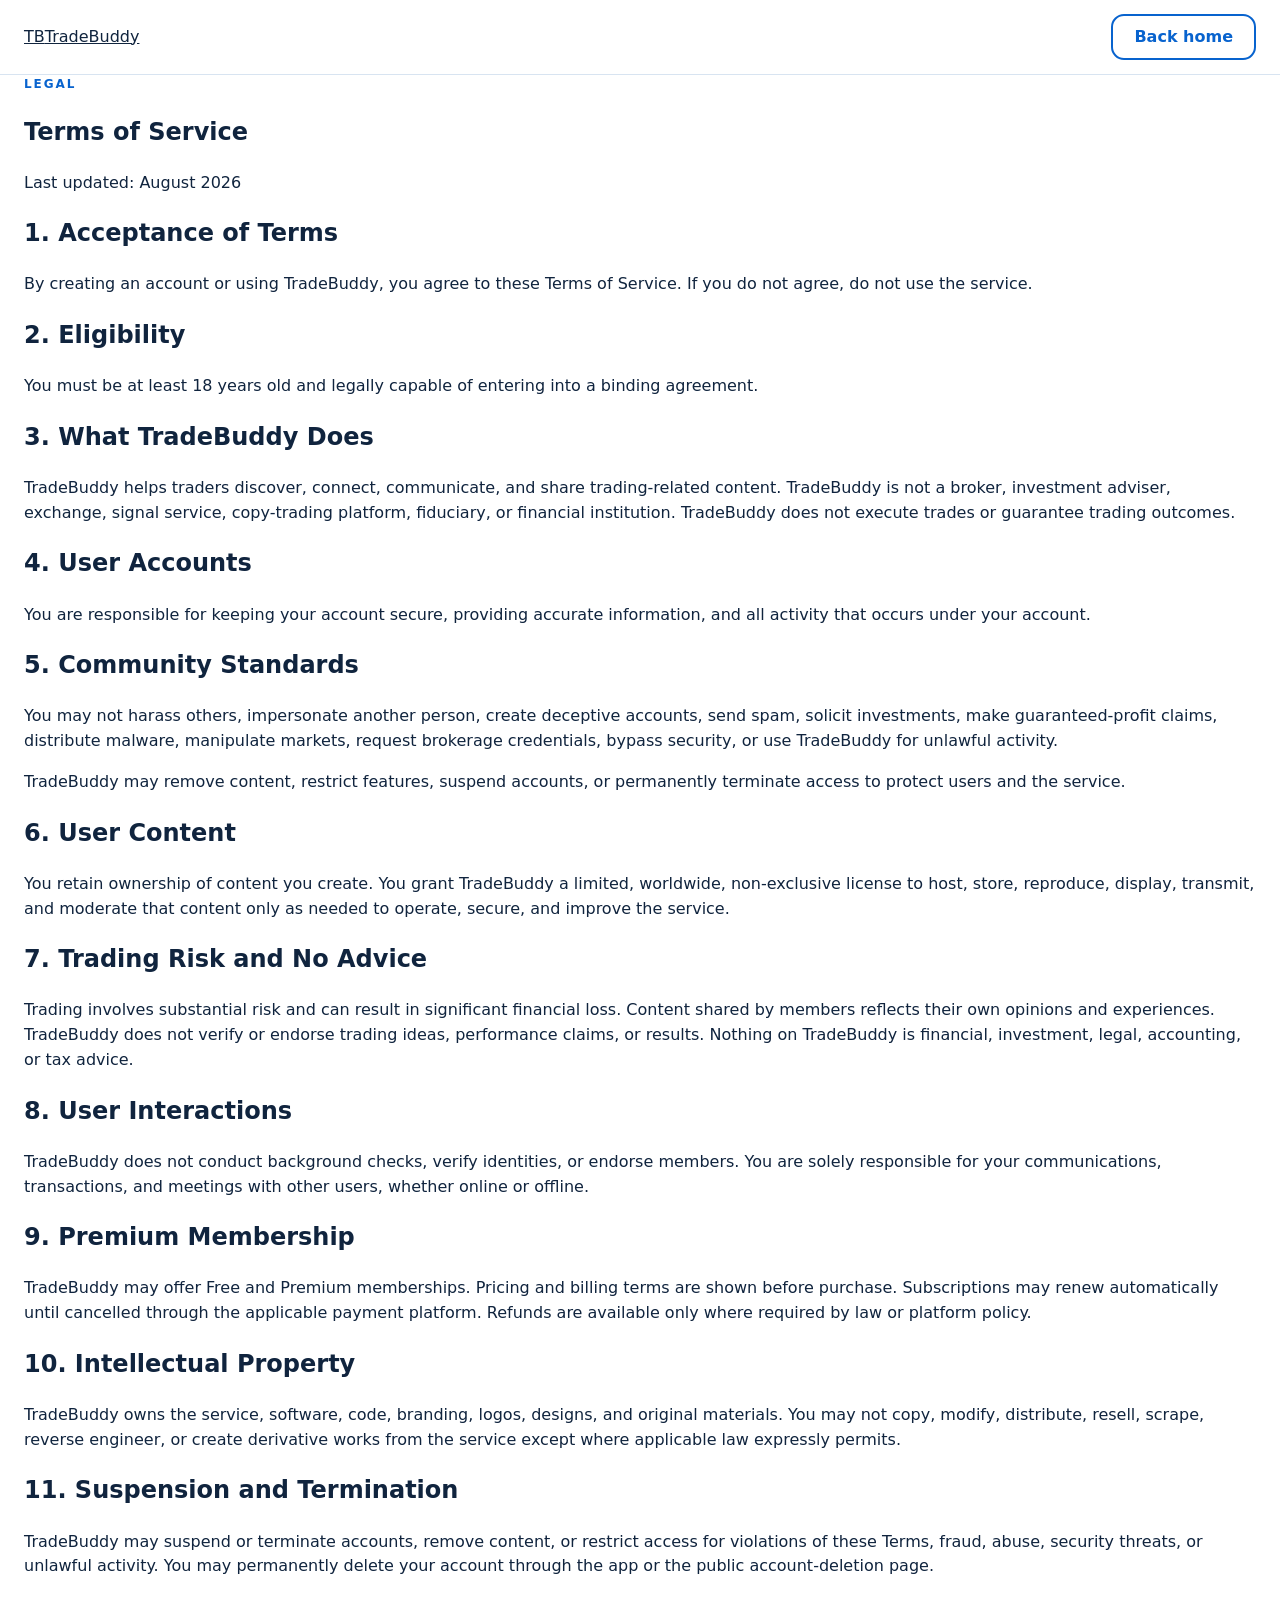
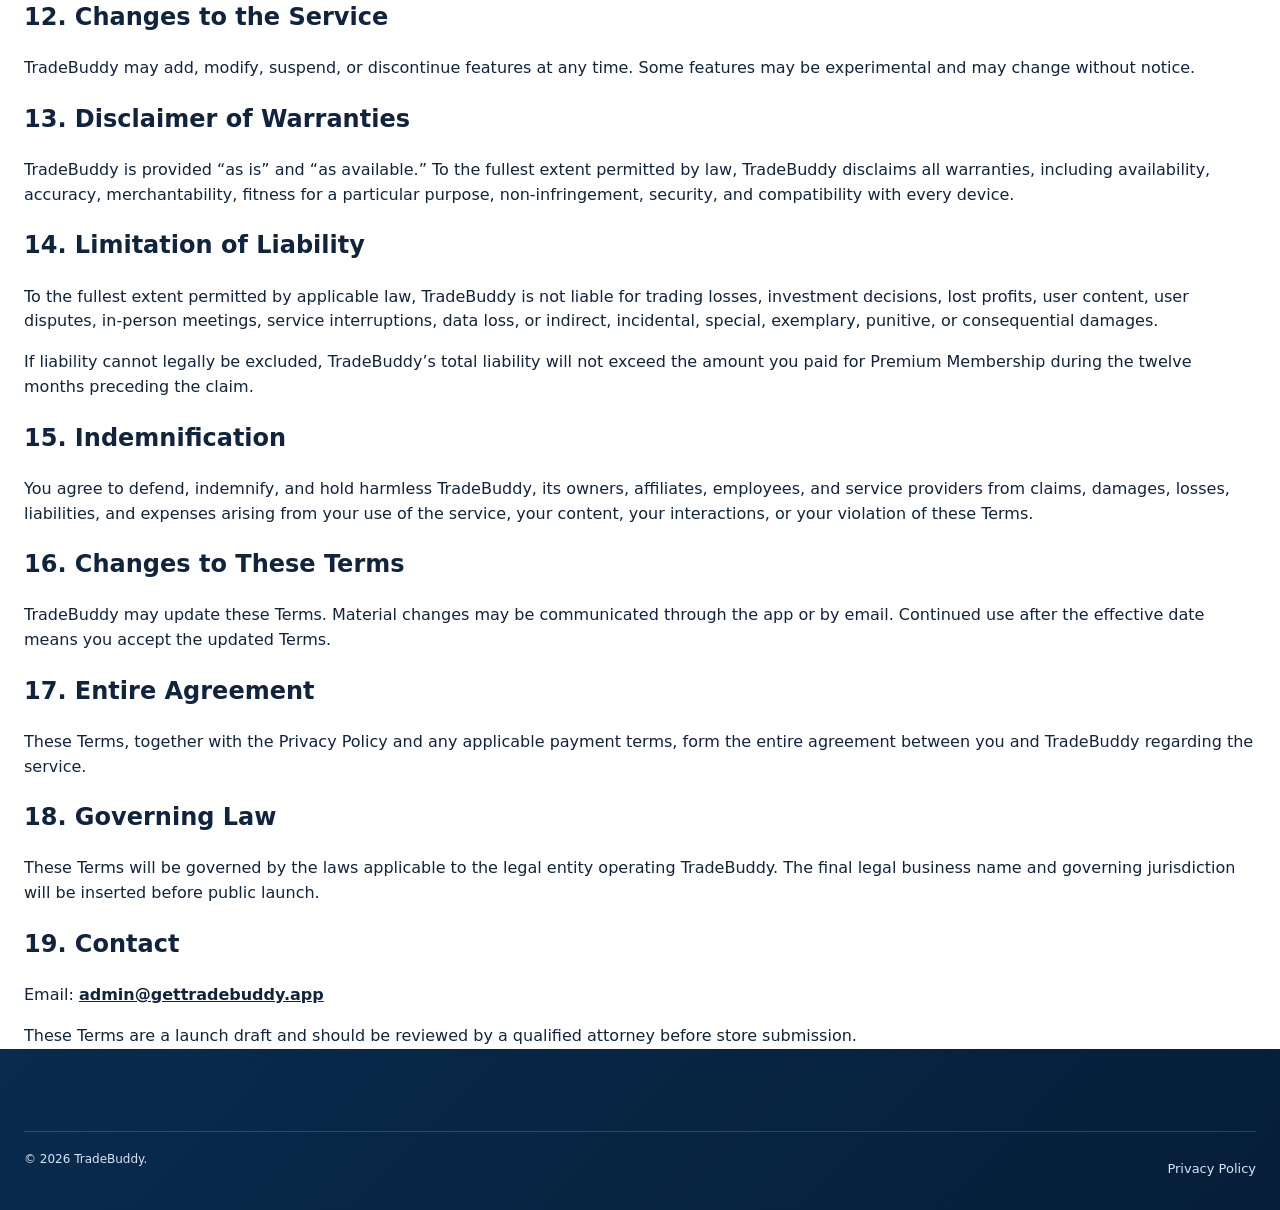
<file: terms.html>
<!doctype html><html lang="en"><head><meta charset="utf-8"><meta name="viewport" content="width=device-width,initial-scale=1"><title>Terms of Service — TradeBuddy</title><link rel="icon" href="assets/favicon.svg" type="image/svg+xml"><link rel="stylesheet" href="styles.css"></head><body>
<header class="site-header"><div class="container header-inner"><a class="brand" href="index.html"><span class="brand-mark">TB</span><span class="brand-name">TradeBuddy</span></a><a class="button button-small button-outline" href="index.html">Back home</a></div></header>
<main><section class="page-hero"><div class="container"><span class="eyebrow">Legal</span><h1>Terms of Service</h1><p>Last updated: August 2026</p></div></section><section class="content-page"><div class="container content-shell">
<h2>1. Acceptance of Terms</h2><p>By creating an account or using TradeBuddy, you agree to these Terms of Service. If you do not agree, do not use the service.</p>
<h2>2. Eligibility</h2><p>You must be at least 18 years old and legally capable of entering into a binding agreement.</p>
<h2>3. What TradeBuddy Does</h2><p>TradeBuddy helps traders discover, connect, communicate, and share trading-related content. TradeBuddy is not a broker, investment adviser, exchange, signal service, copy-trading platform, fiduciary, or financial institution. TradeBuddy does not execute trades or guarantee trading outcomes.</p>
<h2>4. User Accounts</h2><p>You are responsible for keeping your account secure, providing accurate information, and all activity that occurs under your account.</p>
<h2>5. Community Standards</h2><p>You may not harass others, impersonate another person, create deceptive accounts, send spam, solicit investments, make guaranteed-profit claims, distribute malware, manipulate markets, request brokerage credentials, bypass security, or use TradeBuddy for unlawful activity.</p><p>TradeBuddy may remove content, restrict features, suspend accounts, or permanently terminate access to protect users and the service.</p>
<h2>6. User Content</h2><p>You retain ownership of content you create. You grant TradeBuddy a limited, worldwide, non-exclusive license to host, store, reproduce, display, transmit, and moderate that content only as needed to operate, secure, and improve the service.</p>
<h2>7. Trading Risk and No Advice</h2><p>Trading involves substantial risk and can result in significant financial loss. Content shared by members reflects their own opinions and experiences. TradeBuddy does not verify or endorse trading ideas, performance claims, or results. Nothing on TradeBuddy is financial, investment, legal, accounting, or tax advice.</p>
<h2>8. User Interactions</h2><p>TradeBuddy does not conduct background checks, verify identities, or endorse members. You are solely responsible for your communications, transactions, and meetings with other users, whether online or offline.</p>
<h2>9. Premium Membership</h2><p>TradeBuddy may offer Free and Premium memberships. Pricing and billing terms are shown before purchase. Subscriptions may renew automatically until cancelled through the applicable payment platform. Refunds are available only where required by law or platform policy.</p>
<h2>10. Intellectual Property</h2><p>TradeBuddy owns the service, software, code, branding, logos, designs, and original materials. You may not copy, modify, distribute, resell, scrape, reverse engineer, or create derivative works from the service except where applicable law expressly permits.</p>
<h2>11. Suspension and Termination</h2><p>TradeBuddy may suspend or terminate accounts, remove content, or restrict access for violations of these Terms, fraud, abuse, security threats, or unlawful activity. You may permanently delete your account through the app or the public account-deletion page.</p>
<h2>12. Changes to the Service</h2><p>TradeBuddy may add, modify, suspend, or discontinue features at any time. Some features may be experimental and may change without notice.</p>
<h2>13. Disclaimer of Warranties</h2><p>TradeBuddy is provided “as is” and “as available.” To the fullest extent permitted by law, TradeBuddy disclaims all warranties, including availability, accuracy, merchantability, fitness for a particular purpose, non-infringement, security, and compatibility with every device.</p>
<h2>14. Limitation of Liability</h2><p>To the fullest extent permitted by applicable law, TradeBuddy is not liable for trading losses, investment decisions, lost profits, user content, user disputes, in-person meetings, service interruptions, data loss, or indirect, incidental, special, exemplary, punitive, or consequential damages.</p><p>If liability cannot legally be excluded, TradeBuddy’s total liability will not exceed the amount you paid for Premium Membership during the twelve months preceding the claim.</p>
<h2>15. Indemnification</h2><p>You agree to defend, indemnify, and hold harmless TradeBuddy, its owners, affiliates, employees, and service providers from claims, damages, losses, liabilities, and expenses arising from your use of the service, your content, your interactions, or your violation of these Terms.</p>
<h2>16. Changes to These Terms</h2><p>TradeBuddy may update these Terms. Material changes may be communicated through the app or by email. Continued use after the effective date means you accept the updated Terms.</p>
<h2>17. Entire Agreement</h2><p>These Terms, together with the Privacy Policy and any applicable payment terms, form the entire agreement between you and TradeBuddy regarding the service.</p>
<h2>18. Governing Law</h2><p>These Terms will be governed by the laws applicable to the legal entity operating TradeBuddy. The final legal business name and governing jurisdiction will be inserted before public launch.</p>
<h2>19. Contact</h2><p>Email: <a href="mailto:admin@gettradebuddy.app"><strong>admin@gettradebuddy.app</strong></a></p>
<div class="notice">These Terms are a launch draft and should be reviewed by a qualified attorney before store submission.</div>
</div></section></main><footer class="site-footer"><div class="container footer-bottom"><span>© 2026 TradeBuddy.</span><a href="privacy.html">Privacy Policy</a></div></footer></body></html>
</file>
<file: styles.css>
/* TradeBuddy Website V1 — final freeze */

:root {
  --blue: #0863CE;
  --blue-dark: #0752AC;
  --blue-soft: #EAF4FF;
  --ink: #10243E;
  --muted: #61758B;
  --line: #D8E4F1;
  --bg: #FFFFFF;
  --bg-muted: #F5F9FE;
  --navy: #092D52;
  --shadow: 0 22px 54px rgba(16, 36, 62, .15);
  --radius: 20px;
  --container: 1280px;
}

* {
  box-sizing: border-box;
}

html {
  scroll-behavior: smooth;
  scroll-padding-top: 86px;
}

body {
  margin: 0;
  color: var(--ink);
  background: var(--bg);
  font-family: Inter, ui-sans-serif, system-ui, -apple-system, BlinkMacSystemFont, "Segoe UI", sans-serif;
  line-height: 1.55;
}

img {
  max-width: 100%;
}

a {
  color: inherit;
}

.container {
  width: min(calc(100% - 48px), var(--container));
  margin-inline: auto;
}

.site-header {
  position: sticky;
  top: 0;
  z-index: 50;
  background: rgba(255, 255, 255, .96);
  border-bottom: 1px solid var(--line);
  backdrop-filter: blur(12px);
}

.header-inner {
  min-height: 74px;
  display: flex;
  align-items: center;
  gap: 28px;
}

.brand {
  display: inline-flex;
  align-items: center;
  margin-right: auto;
}

.brand img {
  width: 228px;
  height: auto;
  display: block;
}

.desktop-nav {
  display: flex;
  align-items: center;
  gap: 24px;
}

.desktop-nav a {
  text-decoration: none;
  color: #31475F;
  font-weight: 700;
  font-size: 14px;
}

.desktop-nav a:hover {
  color: var(--blue);
}

.button {
  min-height: 48px;
  display: inline-flex;
  align-items: center;
  justify-content: center;
  padding: 0 22px;
  border-radius: 13px;
  text-decoration: none;
  font-weight: 800;
}

.button-small {
  min-height: 46px;
  padding: 0 21px;
}

.button-outline {
  border: 2px solid var(--blue);
  color: var(--blue);
  background: transparent;
}

.button-primary {
  color: #FFFFFF;
  background: var(--blue);
}

.eyebrow {
  display: block;
  color: var(--blue);
  text-transform: uppercase;
  letter-spacing: .16em;
  font-size: 12px;
  font-weight: 900;
}

.eyebrow.light {
  color: #74B8FF;
}

.hero {
  overflow: hidden;
  background:
    radial-gradient(circle at 79% 38%, rgba(8, 99, 206, .14), transparent 37%),
    linear-gradient(110deg, #FFFFFF 0%, #FBFDFF 55%, #EAF5FF 100%);
  border-bottom: 1px solid var(--line);
}

.hero-grid {
  min-height: 680px;
  display: grid;
  grid-template-columns: .92fr 1.08fr;
  align-items: center;
  gap: 44px;
}

.hero-copy {
  max-width: 660px;
}

.hero h1 {
  margin: 22px 0;
  max-width: 650px;
  font-size: clamp(56px, 5.5vw, 82px);
  line-height: 1;
  letter-spacing: -.045em;
}

.hero-lead {
  margin: 0;
  max-width: 660px;
  color: var(--muted);
  font-size: 19px;
  line-height: 1.7;
}

.store-row {
  display: flex;
  flex-wrap: wrap;
  gap: 14px;
  margin-top: 31px;
}

.store-badge {
  min-width: 184px;
  min-height: 64px;
  display: inline-flex;
  align-items: center;
  gap: 12px;
  padding: 9px 18px;
  border-radius: 15px;
  background: #071525;
  color: #FFFFFF;
  text-decoration: none;
  box-shadow: 0 13px 28px rgba(7, 21, 37, .18);
}

.store-badge.disabled {
  cursor: default;
}

.store-badge small,
.store-badge strong {
  display: block;
}

.store-badge small {
  font-size: 10px;
}

.store-badge strong {
  font-size: 20px;
  line-height: 1.05;
}

.store-symbol {
  font-size: 31px;
  line-height: 1;
}

.store-symbol.play {
  font-size: 24px;
}

.microcopy {
  margin-top: 17px;
  color: #7C8FA3;
  font-size: 13px;
}

.phones {
  position: relative;
  min-height: 580px;
  transform: translateY(38px);
}

.phone {
  position: absolute;
  top: 50%;
  width: 305px;
  aspect-ratio: 9 / 19.5;
}

.phone-main {
  z-index: 3;
  left: 50%;
  width: 342px;
  transform: translate(-50%, -50%);
}

.phone-left {
  z-index: 1;
  left: 12%;
  transform: translateY(-45%) rotate(-6deg);
}

.phone-right {
  z-index: 2;
  right: 8%;
  transform: translateY(-45%) rotate(6deg);
}

.phone-frame {
  position: relative;
  width: 100%;
  height: 100%;
  overflow: hidden;
  border: 10px solid #0A1625;
  border-radius: 43px;
  background: #FFFFFF;
  box-shadow: var(--shadow);
}

.phone-notch {
  position: absolute;
  z-index: 5;
  top: 0;
  left: 50%;
  width: 35%;
  height: 23px;
  transform: translateX(-50%);
  border-radius: 0 0 16px 16px;
  background: #0A1625;
}

.phone img {
  display: block;
  width: 100%;
  height: 100%;
  object-fit: cover;
  object-position: top center;
}

.section {
  padding: 88px 0;
}

.section-light {
  background: #FFFFFF;
}

.section-muted {
  background: var(--bg-muted);
}

.section-heading {
  max-width: 760px;
  margin-bottom: 34px;
}

.section-heading h2,
.story-heading h2,
.trust-card h2,
.faq-card h2,
.support-card h2 {
  margin: 15px 0 0;
  font-size: clamp(36px, 4vw, 52px);
  line-height: 1.1;
  letter-spacing: -.025em;
}

.story-section {
  background:
    radial-gradient(circle at 85% 15%, rgba(8, 99, 206, .10), transparent 30%),
    #FFFFFF;
}

.story-wrap {
  max-width: 1050px;
}

.story-heading {
  max-width: 800px;
}

.story-heading p {
  color: var(--muted);
  font-size: 17px;
  line-height: 1.65;
}

.mission-box {
  margin: 38px 0 0;
  padding: 38px 42px;
  border-left: 7px solid var(--blue);
  border-radius: 0 20px 20px 0;
  background: var(--blue-soft);
}

.mission-box h3 {
  margin: 0 0 14px;
  font-size: clamp(32px, 4vw, 48px);
  line-height: 1.15;
}

.mission-box p {
  margin: 0;
  font-size: clamp(20px, 2.4vw, 30px);
  line-height: 1.5;
}

.mission-box strong {
  color: var(--blue);
}

.steps-list {
  display: flex;
  flex-direction: column;
  gap: 20px;
}

.step-row {
  display: grid;
  grid-template-columns: 58px 1fr;
  gap: 22px;
  align-items: start;
  padding: 26px 30px;
  border: 1px solid var(--line);
  border-radius: 18px;
  background: #FFFFFF;
  box-shadow: 0 12px 28px rgba(16, 36, 62, .05);
}

.step-number {
  width: 50px;
  height: 50px;
  display: grid;
  place-items: center;
  border-radius: 13px;
  color: #FFFFFF;
  background: var(--blue);
  font-size: 20px;
  font-weight: 900;
}

.step-row h3 {
  margin: 0 0 8px;
  font-size: 23px;
  line-height: 1.25;
}

.step-row p {
  margin: 0;
  color: var(--muted);
  font-size: 17px;
  line-height: 1.65;
}

.split-grid {
  display: grid;
  grid-template-columns: 1fr 1fr;
  gap: 30px;
}

.trust-card,
.faq-card {
  min-height: 100%;
  border-radius: 24px;
}

.trust-card {
  padding: 42px;
  color: #FFFFFF;
  background: linear-gradient(135deg, #0A3158, #082443);
}

.trust-card p {
  max-width: 620px;
  color: #D7E6F5;
  font-size: 17px;
  line-height: 1.65;
}

.trust-list {
  margin: 28px 0 0;
  padding: 0;
  list-style: none;
}

.trust-list li {
  position: relative;
  margin: 0 0 16px;
  padding: 15px 18px 15px 50px;
  border: 1px solid rgba(255,255,255,.16);
  border-radius: 14px;
  background: rgba(255,255,255,.08);
  font-weight: 800;
}

.trust-list li::before {
  content: "✓";
  position: absolute;
  left: 17px;
  top: 50%;
  width: 22px;
  height: 22px;
  display: grid;
  place-items: center;
  transform: translateY(-50%);
  border-radius: 50%;
  color: #FFFFFF;
  background: var(--blue);
  font-size: 12px;
}

.faq-card {
  padding: 42px;
  border: 1px solid var(--line);
  background: #FFFFFF;
}

.faq-list {
  margin-top: 22px;
}

.faq-list details {
  margin-bottom: 12px;
  overflow: hidden;
  border: 1px solid var(--line);
  border-radius: 13px;
  background: #FFFFFF;
}

.faq-list summary {
  cursor: pointer;
  padding: 16px 18px;
  font-size: 16px;
  font-weight: 900;
}

.faq-list p {
  margin: 0;
  padding: 0 18px 18px;
  color: var(--muted);
  font-size: 15px;
  line-height: 1.65;
}

.support-section {
  background: #FFFFFF;
}

.support-card {
  display: flex;
  align-items: center;
  justify-content: space-between;
  gap: 44px;
  padding: 44px;
  border: 1px solid var(--line);
  border-radius: 24px;
  background: var(--bg-muted);
}

.support-card p {
  max-width: 680px;
  color: var(--muted);
  font-size: 17px;
  line-height: 1.65;
}

.support-email {
  margin: 18px 0 4px;
}

.support-email a {
  color: var(--blue);
  font-size: 20px;
  font-weight: 800;
  text-decoration: none;
}

.support-note {
  margin: 0;
  font-size: 14px !important;
}

.support-actions {
  display: flex;
  flex-wrap: wrap;
  gap: 12px;
  flex-shrink: 0;
}

.site-footer {
  padding: 48px 0 22px;
  color: #D7E6F5;
  background: linear-gradient(135deg, #082B4E, #061E38);
}

.footer-grid {
  display: grid;
  grid-template-columns: 1.8fr repeat(3, 1fr);
  gap: 40px;
}

.footer-brand img {
  width: 228px;
  height: auto;
  display: block;
}

.footer-brand p {
  max-width: 300px;
  margin: 10px 0 0;
  font-size: 13px;
}

.site-footer h3 {
  margin: 0 0 14px;
  color: #FFFFFF;
  text-transform: uppercase;
  letter-spacing: .12em;
  font-size: 12px;
}

.site-footer a {
  display: block;
  margin: 9px 0;
  color: #D7E6F5;
  text-decoration: none;
  font-size: 13px;
}

.site-footer a:hover {
  color: #FFFFFF;
}

.footer-bottom {
  display: flex;
  justify-content: space-between;
  gap: 24px;
  margin-top: 34px;
  padding-top: 18px;
  border-top: 1px solid rgba(255,255,255,.15);
  font-size: 12px;
}

@media (max-width: 1040px) {
  .desktop-nav {
    gap: 16px;
  }

  .desktop-nav a {
    font-size: 13px;
  }
}

@media (max-width: 960px) {
  .desktop-nav {
    display: none;
  }

  .brand img {
    width: 200px;
  }

  .hero-grid {
    grid-template-columns: 1fr;
    padding-top: 74px;
  }

  .hero-copy {
    text-align: center;
    margin-inline: auto;
  }

  .store-row {
    justify-content: center;
  }

  .phones {
    min-height: 540px;
    transform: translateY(20px);
  }

  .phone-left {
    left: 16%;
  }

  .phone-right {
    right: 12%;
  }

  .split-grid {
    grid-template-columns: 1fr;
  }

  .support-card {
    align-items: flex-start;
    flex-direction: column;
  }
}

@media (max-width: 760px) {
  .container {
    width: min(calc(100% - 30px), var(--container));
  }

  .header-inner {
    min-height: 66px;
  }

  .brand img {
    width: 172px;
  }

  .button-small {
    min-height: 42px;
    padding: 0 15px;
    font-size: 13px;
  }

  .hero-grid {
    min-height: auto;
    padding-top: 58px;
  }

  .hero h1 {
    font-size: clamp(42px, 12vw, 56px);
  }

  .hero-lead {
    font-size: 17px;
  }

  .phones {
    min-height: 480px;
  }

  .phone-main {
    width: min(280px, 72vw);
  }

  .phone-left,
  .phone-right {
    display: none;
  }

  .section {
    padding: 64px 0;
  }

  .section-heading h2,
  .story-heading h2,
  .trust-card h2,
  .faq-card h2,
  .support-card h2 {
    font-size: 34px;
  }

  .mission-box h3 {
    font-size: 29px;
  }

  .story-heading p,
  .step-row p,
  .trust-card p,
  .support-card p {
    font-size: 16px;
  }

  .step-row {
    grid-template-columns: 48px 1fr;
    padding: 22px;
  }

  .step-number {
    width: 44px;
    height: 44px;
  }

  .step-row h3 {
    font-size: 20px;
  }

  .trust-card,
  .faq-card,
  .support-card {
    padding: 28px 22px;
  }

  .mission-box {
    padding: 26px 24px;
  }

  .support-actions {
    width: 100%;
  }

  .support-actions .button {
    flex: 1;
  }

  .footer-grid {
    grid-template-columns: 1fr 1fr;
  }

  .footer-brand {
    grid-column: span 2;
  }

  .footer-bottom {
    flex-direction: column;
  }
}

@media (max-width: 460px) {
  .brand img {
    width: 145px;
  }

  .header-inner {
    gap: 12px;
  }

  .store-badge {
    width: 100%;
  }

  .step-row {
    grid-template-columns: 1fr;
  }

  .support-actions {
    flex-direction: column;
  }

  .support-actions .button {
    width: 100%;
  }

  .footer-grid {
    grid-template-columns: 1fr;
  }

  .footer-brand {
    grid-column: auto;
  }
}
</file>
